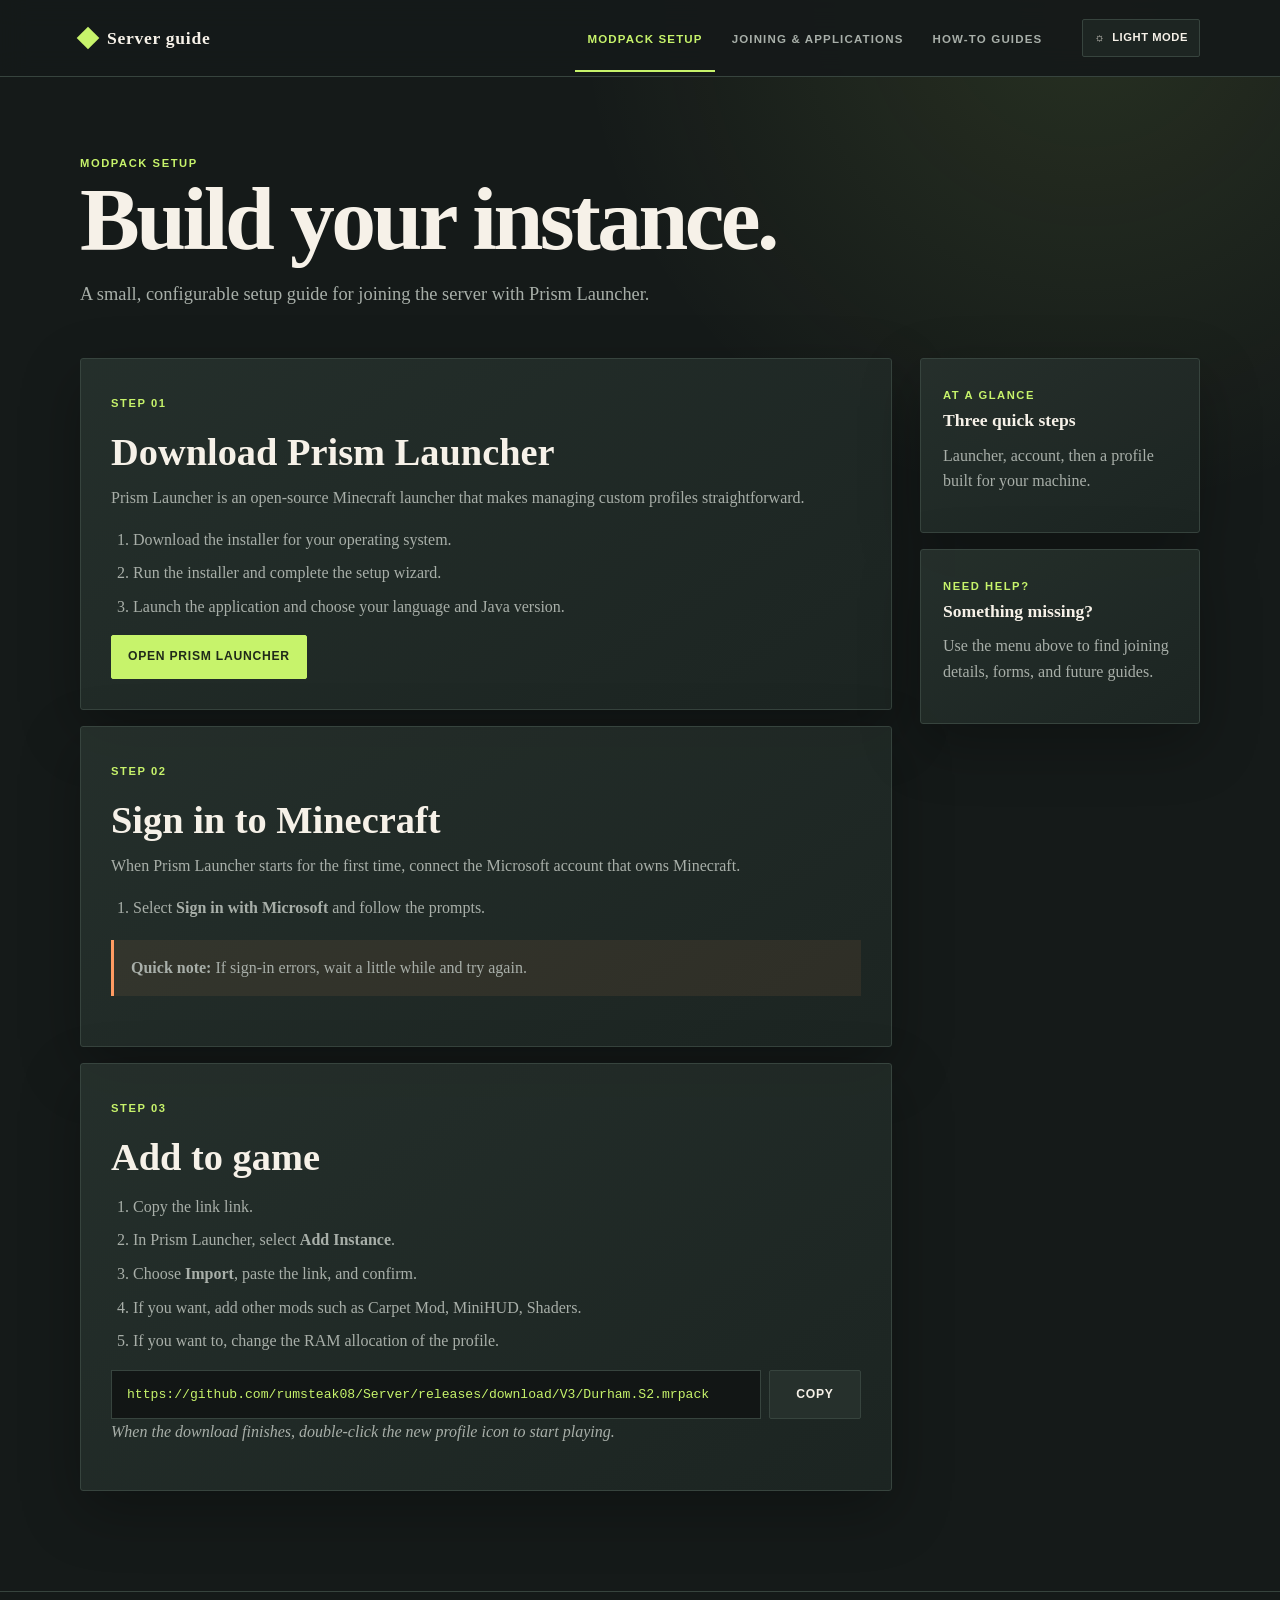
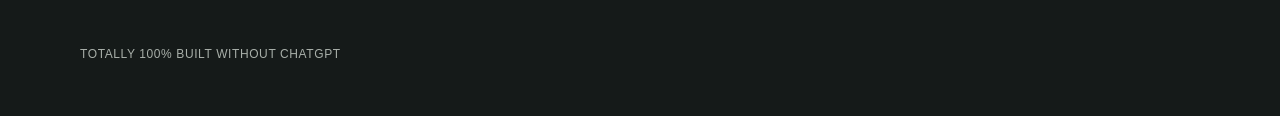
<file: index.html>
<!DOCTYPE html>
<html lang="en">
<head>
    <meta charset="UTF-8">
    <meta name="viewport" content="width=device-width, initial-scale=1.0">
    <meta name="description" content="Minecraft server setup guide and profile builder.">
    <title>Server Guide</title>
    <link rel="stylesheet" href="css/styles.css">
</head>
<body>
    <div class="site-shell">
        <header class="site-header">
            <div class="header-inner">
                <a class="brand" href="#setup" aria-label="Server guide home">
                    <span class="brand-mark" aria-hidden="true"></span>
                    Server guide
                </a>
                <nav class="site-nav" aria-label="Main navigation">
                    <button class="nav-button" type="button" data-view="setup">Modpack setup</button>
                    <button class="nav-button" type="button" data-view="join">Joining &amp; applications</button>
                    <button class="nav-button" type="button" data-view="guides">How-to guides</button>
                </nav>
                <button class="theme-toggle" id="theme-toggle" type="button" aria-label="Switch to light mode" aria-pressed="false">
                    <span aria-hidden="true">☼</span>
                    <span class="theme-label">Light mode</span>
                </button>
            </div>
        </header>

        <main id="app" class="page-frame"></main>

        <footer class="site-footer">
            <div class="header-inner">Totally 100% built without ChatGPT</div>
        </footer>
    </div>

    <script type="module" src="js/app.js"></script>
</body>
</html>

<!-- This is a test -->
</file>
<file: css/styles.css>
@import url('tokens.css');
@import url('base.css');
@import url('layout.css');
@import url('components.css');
@import url('pages/setup.css');
@import url('pages/join.css');
@import url('responsive.css');
</file>
